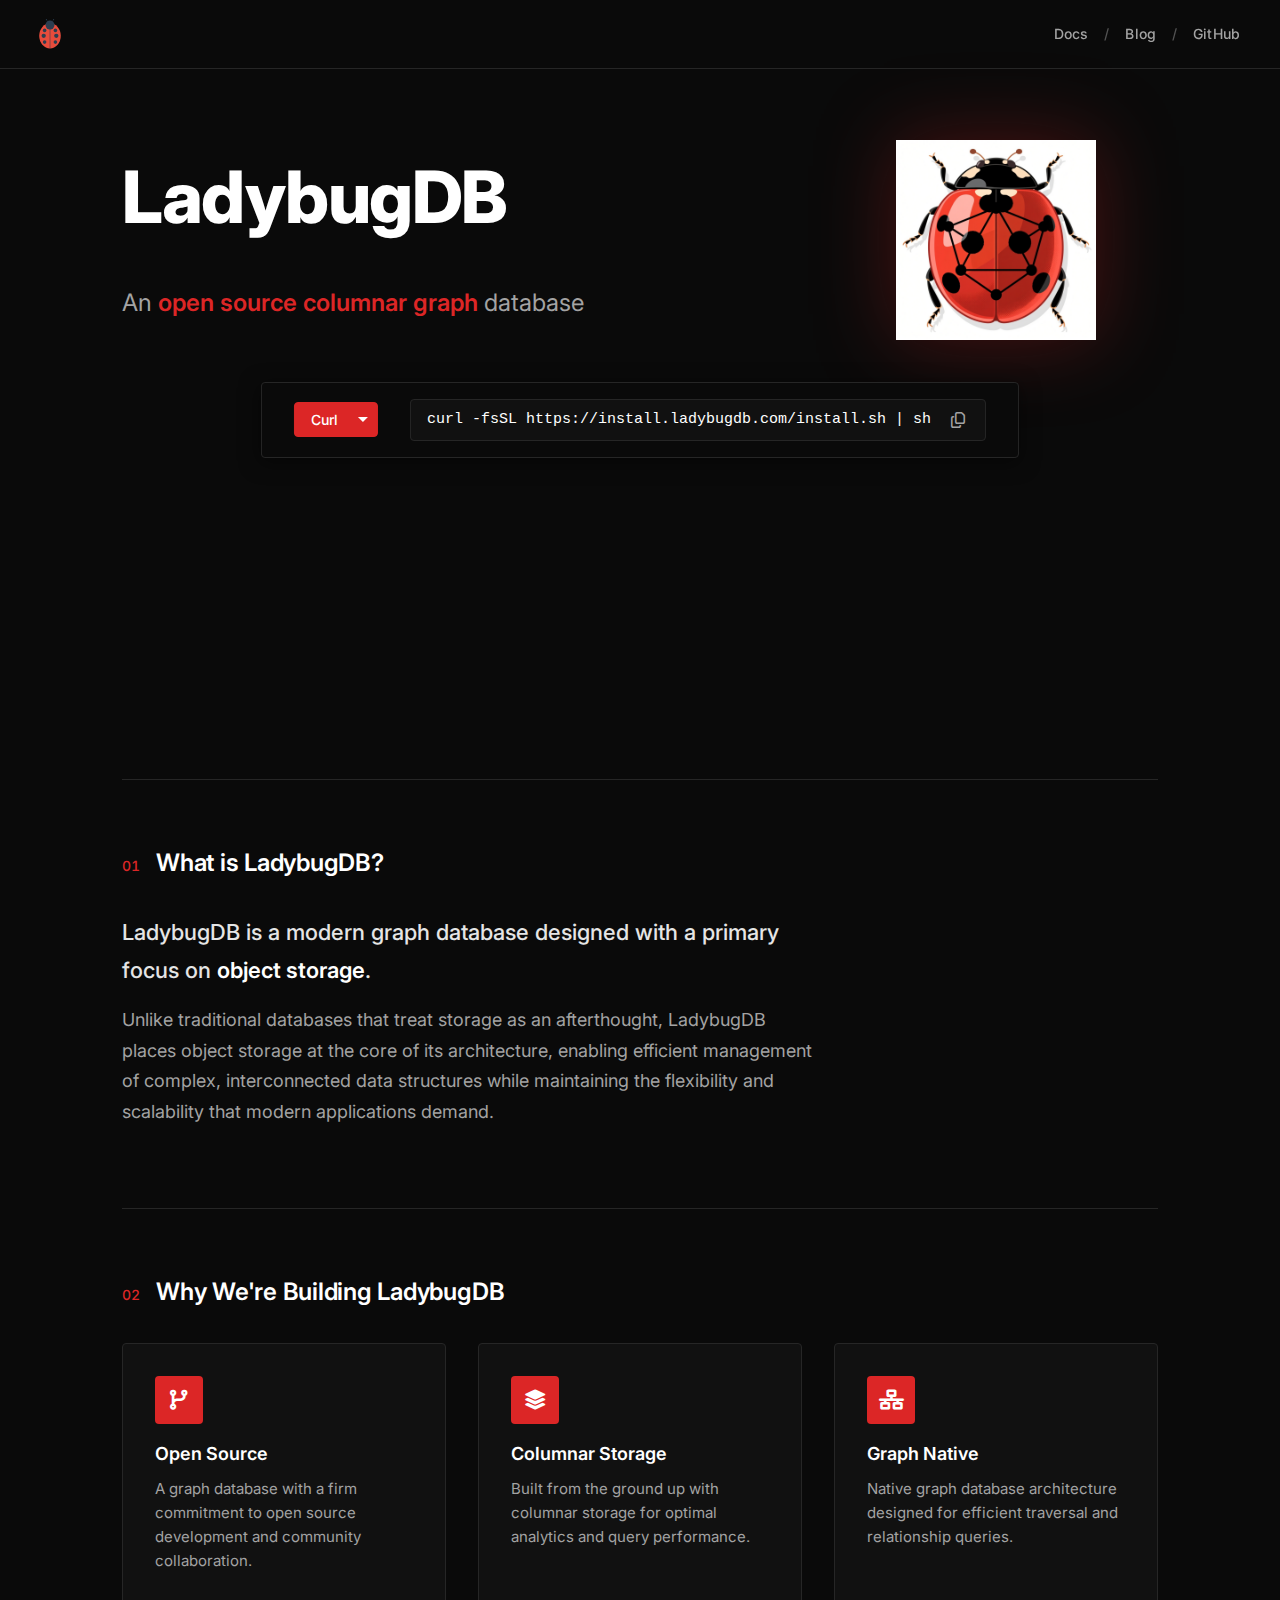
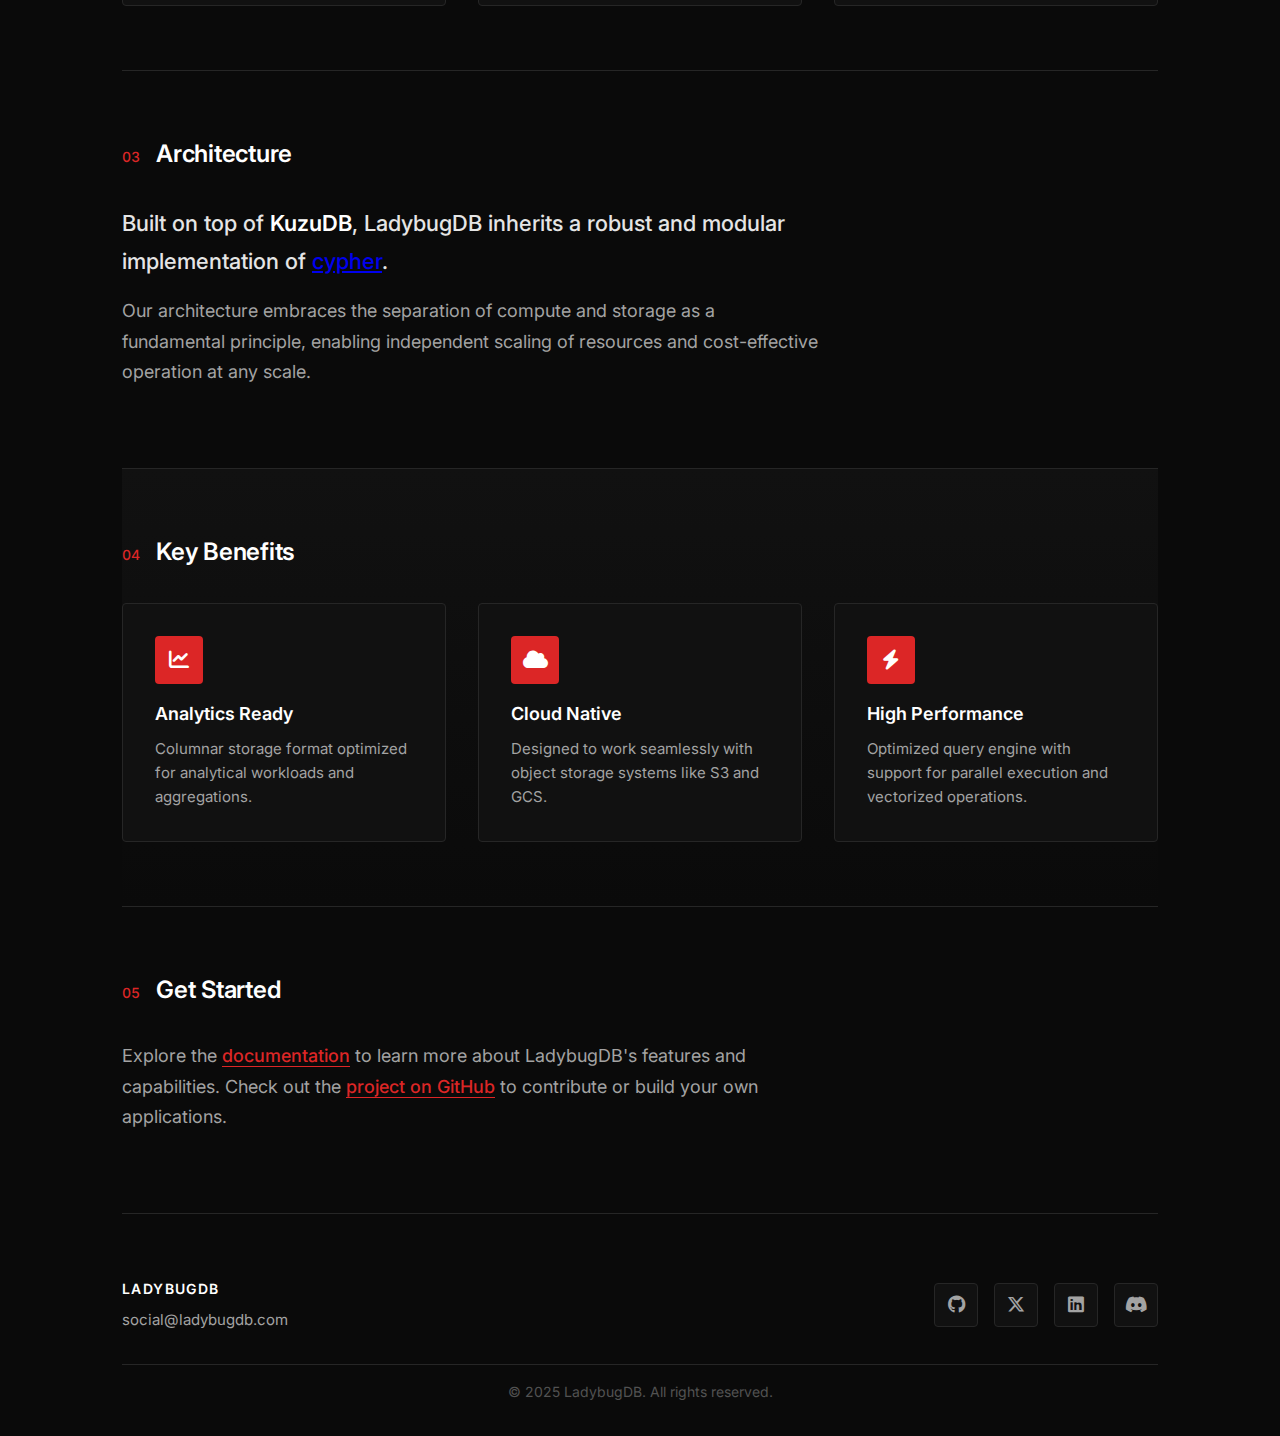
<file: index.html>
<!DOCTYPE html>
<html lang="en">
<head>
    <meta charset="UTF-8">
    <meta name="viewport" content="width=device-width, initial-scale=1.0">
    <title>LadybugDB - Open Source Columnar Graph Database</title>
    <link rel="preconnect" href="https://fonts.googleapis.com">
    <link rel="preconnect" href="https://fonts.gstatic.com" crossorigin>
    <link href="https://fonts.googleapis.com/css2?family=Inter:wght@300;400;500;600;700;800;900&display=swap" rel="stylesheet">
    <link rel="stylesheet" href="https://cdnjs.cloudflare.com/ajax/libs/font-awesome/6.6.0/css/all.min.css">
    <link rel="stylesheet" href="style.css">
</head>
<body>
    <header class="site-header">
        <div class="header-left">
            <a href="/" class="logo-link" aria-label="LadybugDB Home">
                <img src="logo.svg" alt="LadybugDB" class="ladybug-logo">
            </a>
        </div>
        <nav class="header-nav">
            <a href="https://docs.ladybugdb.com" class="nav-link">Docs</a>
            <span class="nav-separator">/</span>
            <a href="https://blog.ladybugdb.com" class="nav-link">Blog</a>
            <span class="nav-separator">/</span>
            <a href="https://github.com/LadybugDB/ladybug" class="nav-link">GitHub</a>
        </nav>
    </header>
    <main class="container">
        <section class="hero">
            <div class="hero-content">
                <h1 class="hero-title">LadybugDB</h1>
                <p class="hero-tagline">An <span class="accent">open source</span> <span class="accent">columnar</span> <span class="accent">graph</span> database</p>
            </div>
            <div class="hero-visual">
                <img src="logo.png" alt="LadybugDB Logo" class="logo">
            </div>
            <div class="install-section">
                <div class="install-bar">
                    <select class="install-select" id="installSelect">
                        <option value="curl">Curl</option>
                        <option value="brew">Brew</option>
                    </select>
                    <div class="install-command-wrapper">
                        <code class="install-command" id="installCommand">curl -fsSL https://install.ladybugdb.com/install.sh | sh</code>
                        <button class="copy-btn" id="copyBtn" aria-label="Copy to clipboard">
                            <i class="far fa-copy"></i>
                        </button>
                    </div>
                </div>
            </div>
        </section>

        <section class="section">
            <div class="section-header">
                <span class="section-number">01</span>
                <h2>What is LadybugDB?</h2>
            </div>
            <div class="section-content">
                <p class="lead">LadybugDB is a modern graph database designed with a primary focus on <strong>object storage</strong>.</p>
                <p>Unlike traditional databases that treat storage as an afterthought, LadybugDB places object storage at the core of its architecture, enabling efficient management of complex, interconnected data structures while maintaining the flexibility and scalability that modern applications demand.</p>
            </div>
        </section>

        <section class="section">
            <div class="section-header">
                <span class="section-number">02</span>
                <h2>Why We're Building LadybugDB</h2>
            </div>
            <div class="cards">
                <div class="card">
                    <div class="card-icon">
                        <i class="fas fa-code-branch"></i>
                    </div>
                    <h3>Open Source</h3>
                    <p>A graph database with a firm commitment to open source development and community collaboration.</p>
                </div>
                <div class="card">
                    <div class="card-icon">
                        <i class="fas fa-layer-group"></i>
                    </div>
                    <h3>Columnar Storage</h3>
                    <p>Built from the ground up with columnar storage for optimal analytics and query performance.</p>
                </div>
                <div class="card">
                    <div class="card-icon">
                        <i class="fas fa-network-wired"></i>
                    </div>
                    <h3>Graph Native</h3>
                    <p>Native graph database architecture designed for efficient traversal and relationship queries.</p>
                </div>
            </div>
        </section>

        <section class="section">
            <div class="section-header">
                <span class="section-number">03</span>
                <h2>Architecture</h2>
            </div>
            <div class="section-content">
                <p class="lead">Built on top of <strong>KuzuDB</strong>, LadybugDB inherits a robust and modular implementation of <a href="https://docs.ladybugdb.com/cypher/">cypher</a>.</p>
                <p>Our architecture embraces the separation of compute and storage as a fundamental principle, enabling independent scaling of resources and cost-effective operation at any scale.</p>
            </div>
        </section>

        <section class="section highlight">
            <div class="section-header">
                <span class="section-number">04</span>
                <h2>Key Benefits</h2>
            </div>
            <div class="cards">
                <div class="card">
                    <div class="card-icon">
                        <i class="fas fa-chart-line"></i>
                    </div>
                    <h3>Analytics Ready</h3>
                    <p>Columnar storage format optimized for analytical workloads and aggregations.</p>
                </div>
                <div class="card">
                    <div class="card-icon">
                        <i class="fas fa-cloud"></i>
                    </div>
                    <h3>Cloud Native</h3>
                    <p>Designed to work seamlessly with object storage systems like S3 and GCS.</p>
                </div>
                <div class="card">
                    <div class="card-icon">
                        <i class="fas fa-bolt"></i>
                    </div>
                    <h3>High Performance</h3>
                    <p>Optimized query engine with support for parallel execution and vectorized operations.</p>
                </div>
            </div>
        </section>

        <section class="section">
            <div class="section-header">
                <span class="section-number">05</span>
                <h2>Get Started</h2>
            </div>
            <div class="section-content">
                <p>Explore the <a href="https://docs.ladybugdb.com" target="_blank" class="link">documentation</a> to learn more about LadybugDB's features and capabilities. Check out the <a href="https://github.com/LadybugDB/ladybug" target="_blank" class="link">project on GitHub</a> to contribute or build your own applications.</p>
            </div>
        </section>

        <footer class="footer">
            <div class="footer-content">
                <div class="footer-brand">
                    <span class="footer-label">LadybugDB</span>
                    <a href="mailto:social@ladybugdb.com" class="footer-email">social@ladybugdb.com</a>
                </div>
                <div class="social-links">
                    <a href="https://github.com/LadybugDB/ladybug" target="_blank" aria-label="GitHub"><i class="fab fa-github"></i></a>
                    <a href="https://x.com/lbugdb" target="_blank" aria-label="X (Twitter)"><i class="fab fa-x-twitter"></i></a>
                    <a href="https://www.linkedin.com/company/ladybugdb/" target="_blank" aria-label="LinkedIn"><i class="fab fa-linkedin"></i></a>
                    <a href="https://discord.gg/EKMsvPBX" target="_blank" aria-label="Discord"><i class="fab fa-discord"></i></a>
                </div>
            </div>
            <div class="footer-bottom">
                <p>© 2025 LadybugDB. All rights reserved.</p>
            </div>
        </footer>
    </main>
    <script>
        const commands = {
            curl: 'curl -fsSL https://install.ladybugdb.com/install.sh | sh',
            brew: 'brew install ladybug'
        };

        const installCommand = document.getElementById('installCommand');
        const copyBtn = document.getElementById('copyBtn');
        const installSelect = document.getElementById('installSelect');

        installSelect.addEventListener('change', () => {
            installCommand.textContent = commands[installSelect.value];
        });

        copyBtn.addEventListener('click', () => {
            navigator.clipboard.writeText(installCommand.textContent).then(() => {
                const icon = copyBtn.querySelector('i');
                icon.classList.remove('fa-copy');
                icon.classList.add('fa-check');
                setTimeout(() => {
                    icon.classList.remove('fa-check');
                    icon.classList.add('fa-copy');
                }, 2000);
            });
        });
    </script>
</body>
</html>
</file>
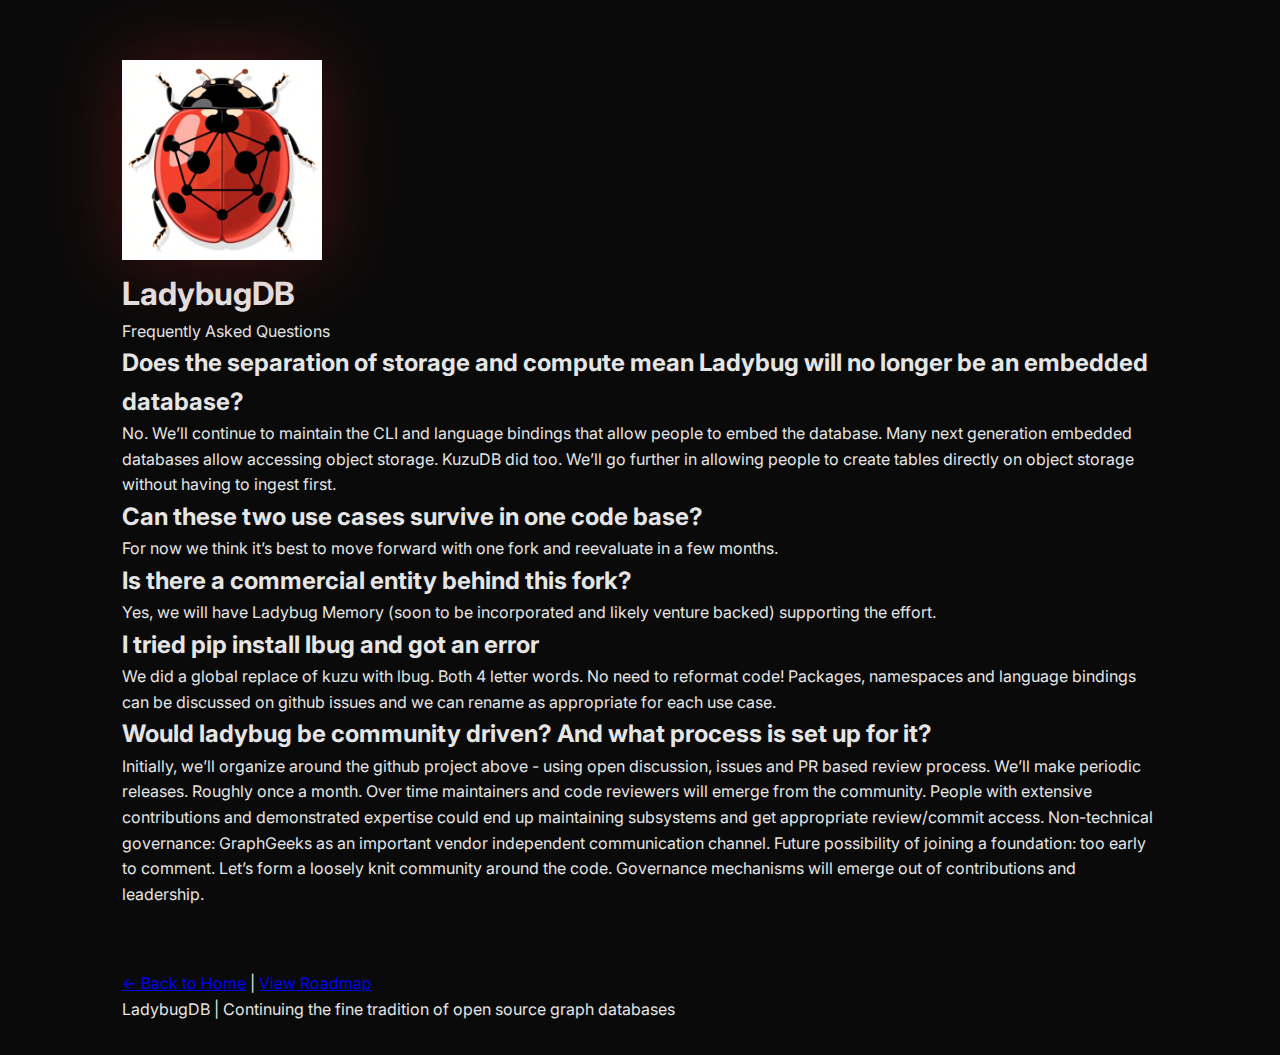
<file: faq.html>
<!DOCTYPE html>
<html lang="en">
<head>
    <meta charset="UTF-8">
    <meta name="viewport" content="width=device-width, initial-scale=1.0">
    <title>LadybugDB - FAQ</title>
    <link href="https://fonts.googleapis.com/css2?family=Crimson+Text:ital,wght@0,400;0,600;1,400&family=Inter:wght@300;400;500;600;700&display=swap" rel="stylesheet">
    <link rel="stylesheet" href="style.css">
</head>
<body>
    <div class="container">
        <div class="header">
            <img src="logo.png" alt="LadybugDB Logo" class="logo">
            <div>
                <h1>LadybugDB</h1>
                <p class="tagline">Frequently Asked Questions</p>
            </div>
        </div>

        <h2>Does the separation of storage and compute mean Ladybug will no longer be an embedded database?</h2>
        <p>No. We’ll continue to maintain the CLI and language bindings that allow people to embed the database. Many next generation embedded databases allow accessing object storage. KuzuDB did too. We’ll go further in allowing people to create tables directly on object storage without having to ingest first.</p>

        <h2>Can these two use cases survive in one code base?</h2>
        <p>For now we think it’s best to move forward with one fork and reevaluate in a few months.</p>

        <h2>Is there a commercial entity behind this fork?</h2>
        <p>Yes, we will have Ladybug Memory (soon to be incorporated and likely venture backed) supporting the effort.</p>

        <h2>I tried pip install lbug and got an error</h2>
        <p>We did a global replace of kuzu with lbug. Both 4 letter words. No need to reformat code! Packages, namespaces and language bindings can be discussed on github issues and we can rename as appropriate for each use case.</p>

        <h2>Would ladybug be community driven? And what process is set up for it?</h2>
        <p>Initially, we’ll organize around the github project above - using open discussion, issues and PR based review process. We’ll make periodic releases. Roughly once a month. Over time maintainers and code reviewers will emerge from the community. People with extensive contributions and demonstrated expertise could end up maintaining subsystems and get appropriate review/commit access. Non-technical governance: GraphGeeks as an important vendor independent communication channel. Future possibility of joining a foundation: too early to comment. Let’s form a loosely knit community around the code. Governance mechanisms will emerge out of contributions and leadership.</p>

        <div class="footer">
            <p><a href="index.html">← Back to Home</a> | <a href="roadmap.html">View Roadmap</a></p>
            <p>LadybugDB | Continuing the fine tradition of open source graph databases</p>
        </div>
    </div>
</body>
</html>
</file>
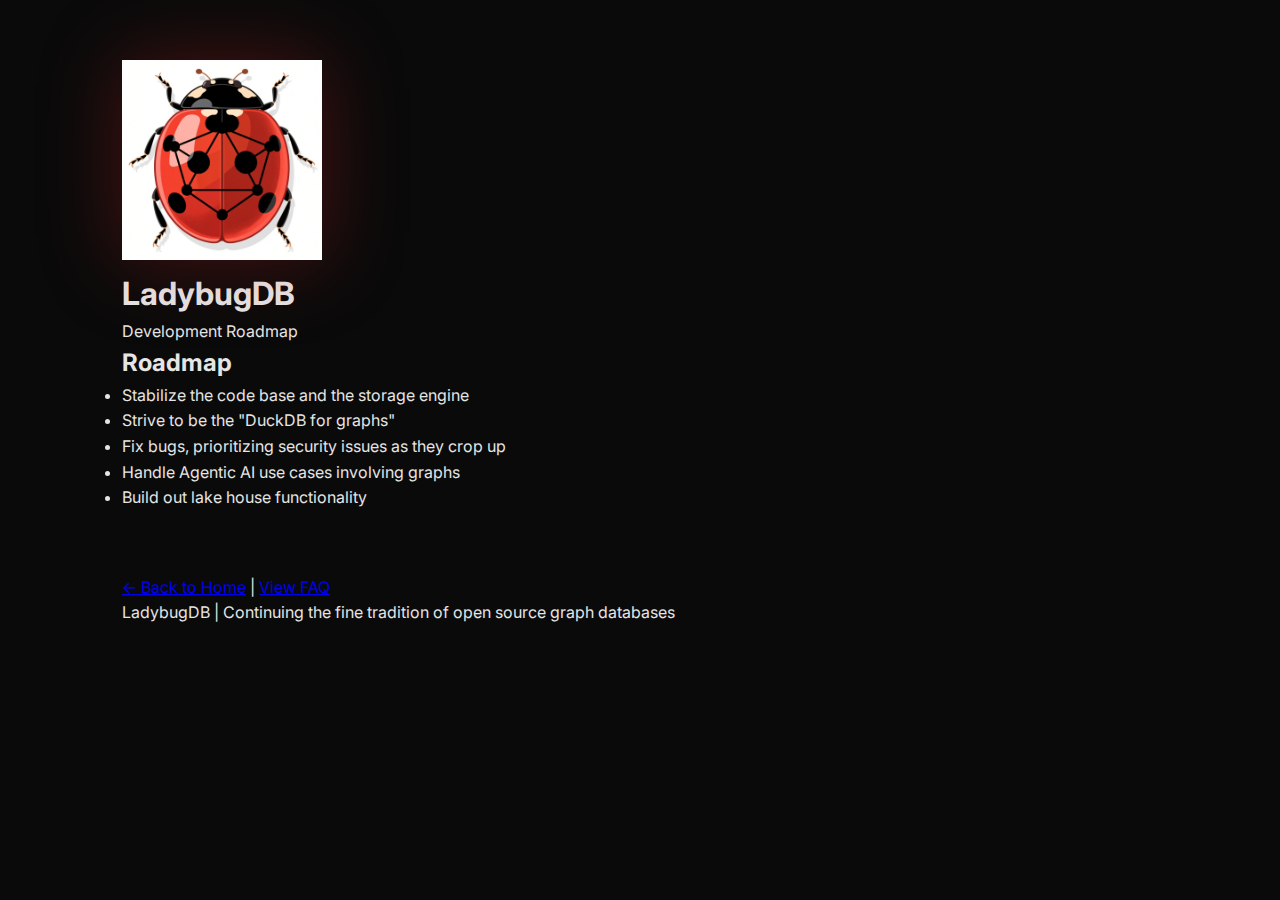
<file: roadmap.html>
<!DOCTYPE html>
<html lang="en">
<head>
    <meta charset="UTF-8">
    <meta name="viewport" content="width=device-width, initial-scale=1.0">
    <title>LadybugDB - Roadmap</title>
    <link href="https://fonts.googleapis.com/css2?family=Crimson+Text:ital,wght@0,400;0,600;1,400&family=Inter:wght@300;400;500;600;700&display=swap" rel="stylesheet">
    <link rel="stylesheet" href="style.css">
</head>
<body>
    <div class="container">
        <div class="header">
            <img src="logo.png" alt="LadybugDB Logo" class="logo">
            <div>
                <h1>LadybugDB</h1>
                <p class="tagline">Development Roadmap</p>
            </div>
        </div>

        <div class="roadmap">
            <h2>Roadmap</h2>
            <ul>
                <li>Stabilize the code base and the storage engine</li>
                <li>Strive to be the "DuckDB for graphs"</li>
                <li>Fix bugs, prioritizing security issues as they crop up</li>
                <li>Handle Agentic AI use cases involving graphs</li>
                <li>Build out lake house functionality</li>
            </ul>
        </div>

        <div class="footer">
            <p><a href="index.html">← Back to Home</a> | <a href="faq.html">View FAQ</a></p>
            <p>LadybugDB | Continuing the fine tradition of open source graph databases</p>
        </div>
    </div>
</body>
</html>
</file>
<file: style.css>
/* Entire.io-inspired design with Ladybug theme */

:root {
    --color-black: #0a0a0a;
    --color-dark: #111111;
    --color-red: #dc2626;
    --color-red-dark: #991b1b;
    --color-red-light: #fca5a5;
    --color-white: #ffffff;
    --color-gray-100: #f5f5f5;
    --color-gray-200: #e5e5e5;
    --color-gray-400: #a3a3a3;
    --color-gray-600: #525252;
    --color-gray-800: #262626;
    
    --font-sans: 'Inter', -apple-system, BlinkMacSystemFont, sans-serif;
    
    --spacing-xs: 0.5rem;
    --spacing-sm: 1rem;
    --spacing-md: 2rem;
    --spacing-lg: 4rem;
    --spacing-xl: 6rem;
    
    --border-radius: 4px;
}

* {
    margin: 0;
    padding: 0;
    box-sizing: border-box;
}

html {
    scroll-behavior: smooth;
}

body {
    font-family: var(--font-sans);
    font-size: 16px;
    line-height: 1.6;
    color: var(--color-gray-200);
    background-color: var(--color-black);
    -webkit-font-smoothing: antialiased;
    -moz-osx-font-smoothing: grayscale;
}

.container {
    max-width: 1100px;
    margin: 0 auto;
    padding: 0 var(--spacing-md);
}

/* Hero Section */
.hero {
    position: relative;
    display: grid;
    grid-template-columns: 2fr 1fr;
    gap: var(--spacing-lg);
    align-items: center;
    min-height: 80vh;
    padding: 5vh 0 45vh 0;
    border-bottom: 1px solid var(--color-gray-800);
}

.hero-content {
    display: flex;
    flex-direction: column;
    gap: var(--spacing-md);
}

/* Header */
.site-header {
    position: fixed;
    top: 0;
    left: 0;
    right: 0;
    display: flex;
    justify-content: space-between;
    align-items: center;
    padding: var(--spacing-sm) var(--spacing-md);
    background: rgba(10, 10, 10, 0.9);
    backdrop-filter: blur(10px);
    -webkit-backdrop-filter: blur(10px);
    z-index: 100;
    border-bottom: 1px solid var(--color-gray-800);
}

.header-left {
    display: flex;
    align-items: center;
}

.logo-link {
    display: flex;
    align-items: center;
    text-decoration: none;
    color: var(--color-white);
    transition: color 0.2s ease;
}

.logo-link:hover {
    color: var(--color-red);
}

.ladybug-logo {
    width: 36px;
    height: 36px;
    display: block;
}

.header-nav {
    display: flex;
    align-items: center;
    gap: var(--spacing-xs);
    font-size: 0.875rem;
    font-weight: 500;
    letter-spacing: 0.01em;
}

.nav-link {
    color: var(--color-gray-400);
    text-decoration: none;
    transition: color 0.2s ease;
    padding: 0.25rem 0.5rem;
}

.nav-link:hover {
    color: var(--color-white);
}

.nav-separator {
    color: var(--color-gray-600);
}

/* Container adjustment for fixed header */
.container {
    padding-top: 60px;
}

/* Install Section */
.install-section {
    position: absolute;
    top: 50%;
    left: 50%;
    transform: translate(-50%, -50%);
    padding: 0;
    background: transparent;
    border: none;
    z-index: 50;
}

.install-bar {
    display: flex;
    align-items: center;
    gap: var(--spacing-md);
    background: var(--color-black);
    border: 1px solid var(--color-gray-800);
    border-radius: var(--border-radius);
    padding: var(--spacing-sm) var(--spacing-md);
    max-width: 100%;
    box-shadow: 0 4px 20px rgba(0, 0, 0, 0.5);
}

.install-select {
    background: var(--color-red);
    border: 1px solid var(--color-red);
    color: var(--color-white);
    padding: 0.5rem 2rem 0.5rem 1rem;
    border-radius: var(--border-radius);
    font-family: var(--font-sans);
    font-size: 0.875rem;
    font-weight: 500;
    cursor: pointer;
    appearance: none;
    background-image: url("data:image/svg+xml,%3Csvg xmlns='http://www.w3.org/2000/svg' width='12' height='12' viewBox='0 0 12 12'%3E%3Cpath fill='%23ffffff' d='M6 8L1 3h10z'/%3E%3C/svg%3E");
    background-repeat: no-repeat;
    background-position: right 0.5rem center;
}

.install-select:hover {
    background-color: var(--color-red-dark);
}

.install-command-wrapper {
    display: flex;
    align-items: center;
    gap: var(--spacing-sm);
    background: var(--color-dark);
    border: 1px solid var(--color-gray-800);
    border-radius: var(--border-radius);
    padding: 0.5rem var(--spacing-sm);
}

.install-command {
    font-family: 'SF Mono', 'Fira Code', 'Consolas', monospace;
    font-size: 0.9375rem;
    color: var(--color-white);
    white-space: nowrap;
}

.copy-btn {
    background: transparent;
    border: none;
    color: var(--color-gray-400);
    cursor: pointer;
    padding: 0.25rem;
    font-size: 1rem;
    transition: color 0.2s ease;
    display: flex;
    align-items: center;
    justify-content: center;
}

.copy-btn:hover {
    color: var(--color-white);
}

.hero-title {
    font-size: clamp(2.5rem, 6vw, 4.5rem);
    font-weight: 800;
    line-height: 1.1;
    color: var(--color-white);
    letter-spacing: -0.02em;
}

.hero-title .accent {
    color: var(--color-red);
}

.hero-tagline {
    font-size: 1.5rem;
    font-weight: 400;
    color: var(--color-gray-400);
    max-width: 600px;
    margin-top: var(--spacing-sm);
}

.hero-tagline .accent {
    color: var(--color-red);
    font-weight: 600;
}

.hero-visual {
    display: flex;
    justify-content: center;
    align-items: center;
}

.logo {
    width: 200px;
    height: 200px;
    object-fit: contain;
    filter: drop-shadow(0 0 40px rgba(220, 38, 38, 0.3));
}

/* Sections */
.section {
    padding: var(--spacing-lg) 0;
    border-bottom: 1px solid var(--color-gray-800);
}

.section-header {
    display: flex;
    align-items: baseline;
    gap: var(--spacing-sm);
    margin-bottom: var(--spacing-md);
}

.section-number {
    font-size: 0.875rem;
    font-weight: 500;
    color: var(--color-red);
    font-variant-numeric: tabular-nums;
}

.section h2 {
    font-size: 1.5rem;
    font-weight: 600;
    color: var(--color-white);
    letter-spacing: -0.01em;
}

.section-content {
    max-width: 700px;
}

.section-content p {
    font-size: 1.125rem;
    line-height: 1.7;
    color: var(--color-gray-400);
    margin-bottom: var(--spacing-sm);
}

.section-content p.lead {
    font-size: 1.375rem;
    color: var(--color-gray-200);
    font-weight: 500;
}

.section-content strong {
    color: var(--color-white);
    font-weight: 600;
}

/* Highlight Section */
.highlight {
    background: linear-gradient(180deg, var(--color-dark) 0%, var(--color-black) 100%);
}

/* Cards */
.cards {
    display: grid;
    grid-template-columns: repeat(auto-fit, minmax(280px, 1fr));
    gap: var(--spacing-md);
    margin-top: var(--spacing-md);
}

.card {
    background: var(--color-dark);
    border: 1px solid var(--color-gray-800);
    border-radius: var(--border-radius);
    padding: var(--spacing-md);
    transition: all 0.3s ease;
}

.card:hover {
    border-color: var(--color-red);
    transform: translateY(-4px);
}

.card-icon {
    width: 48px;
    height: 48px;
    display: flex;
    align-items: center;
    justify-content: center;
    background: var(--color-red);
    border-radius: var(--border-radius);
    margin-bottom: var(--spacing-sm);
}

.card-icon i {
    font-size: 1.25rem;
    color: var(--color-white);
}

.card h3 {
    font-size: 1.125rem;
    font-weight: 600;
    color: var(--color-white);
    margin-bottom: var(--spacing-xs);
}

.card p {
    font-size: 0.9375rem;
    color: var(--color-gray-400);
    line-height: 1.6;
}

/* Links */
.link {
    color: var(--color-red);
    text-decoration: none;
    font-weight: 500;
    border-bottom: 1px solid var(--color-red);
    transition: all 0.2s ease;
}

.link:hover {
    color: var(--color-red-light);
    border-bottom-color: var(--color-red-light);
}

/* Footer */
.footer {
    padding: var(--spacing-lg) 0 var(--spacing-md);
}

.footer-content {
    display: flex;
    justify-content: space-between;
    align-items: center;
    padding-bottom: var(--spacing-md);
    border-bottom: 1px solid var(--color-gray-800);
    margin-bottom: var(--spacing-sm);
}

.footer-brand {
    display: flex;
    flex-direction: column;
    gap: var(--spacing-xs);
}

.footer-label {
    font-size: 0.875rem;
    font-weight: 600;
    color: var(--color-white);
    text-transform: uppercase;
    letter-spacing: 0.1em;
}

.footer-email {
    font-size: 0.9375rem;
    color: var(--color-gray-400);
    text-decoration: none;
    transition: color 0.2s ease;
}

.footer-email:hover {
    color: var(--color-red);
}

.social-links {
    display: flex;
    gap: var(--spacing-sm);
}

.social-links a {
    width: 44px;
    height: 44px;
    display: flex;
    align-items: center;
    justify-content: center;
    background: var(--color-dark);
    border: 1px solid var(--color-gray-800);
    border-radius: var(--border-radius);
    color: var(--color-gray-400);
    font-size: 1.125rem;
    text-decoration: none;
    transition: all 0.2s ease;
}

.social-links a:hover {
    background: var(--color-red);
    border-color: var(--color-red);
    color: var(--color-white);
}

.footer-bottom {
    text-align: center;
}

.footer-bottom p {
    font-size: 0.875rem;
    color: var(--color-gray-600);
}

/* Responsive Design */
@media (max-width: 768px) {
    .site-header {
        padding: var(--spacing-xs) var(--spacing-sm);
    }
    
    .ladybug-logo {
        width: 32px;
        height: 32px;
    }
    
    .header-nav {
        font-size: 0.75rem;
        gap: 0.25rem;
    }
    
    .nav-link {
        padding: 0.25rem;
    }
    
    .container {
        padding-top: 50px;
    }
    
    .hero {
        grid-template-columns: 1fr;
        text-align: center;
        gap: var(--spacing-md);
        min-height: auto;
        padding: var(--spacing-lg) 0;
    }
    
    .hero-content {
        align-items: center;
    }
    
    .hero-subtitle {
        max-width: 100%;
    }
    
    .logo {
        width: 150px;
        height: 150px;
    }
    
    .section {
        padding: var(--spacing-lg) 0;
    }
    
    .footer-content {
        flex-direction: column;
        gap: var(--spacing-md);
        text-align: center;
    }
    
    .cards {
        grid-template-columns: 1fr;
    }

    .install-section {
        position: relative;
        top: auto;
        left: auto;
        transform: none;
        padding: var(--spacing-md) var(--spacing-sm);
        background: var(--color-dark);
        border-bottom: 1px solid var(--color-gray-800);
    }

    .install-bar {
        flex-direction: column;
        gap: var(--spacing-sm);
        padding: var(--spacing-md);
    }

    .install-options {
        width: 100%;
        justify-content: center;
    }

    .install-option {
        flex: 1;
        max-width: 100px;
        text-align: center;
    }

    .install-command-wrapper {
        width: 100%;
        justify-content: space-between;
    }
}

@media (max-width: 480px) {
    :root {
        --spacing-md: 1.5rem;
        --spacing-lg: 2.5rem;
        --spacing-xl: 3.5rem;
    }
    
    .hero-title {
        font-size: 2rem;
    }
    
    .section-content p.lead {
        font-size: 1.125rem;
    }
    
    .section-content p {
        font-size: 1rem;
    }
}
</file>
